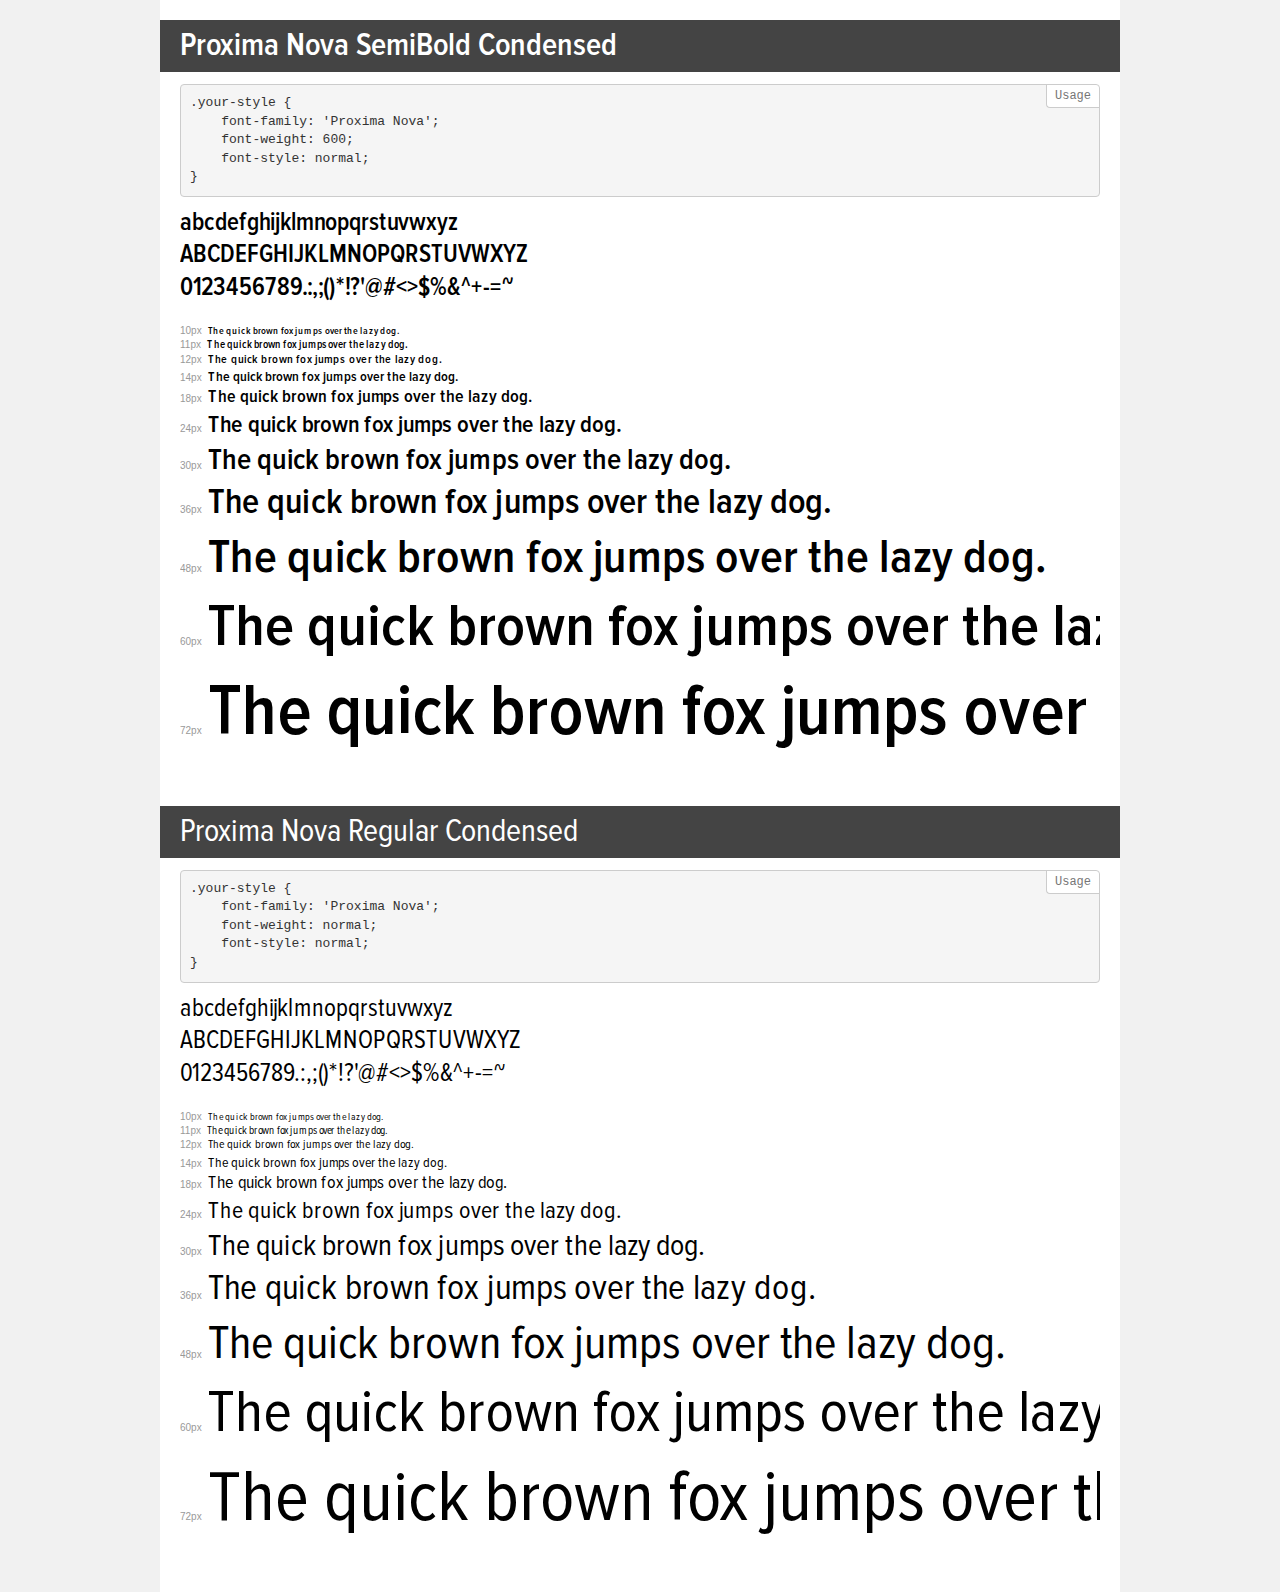
<file: fonts/demo.html>
<!DOCTYPE html>
<html>
<head>
    <meta charset="utf-8">
    <meta http-equiv="X-UA-Compatible" content="IE=edge">
    <meta name="viewport" content="width=device-width, initial-scale=1">
    <meta name="robots" content="noindex, noarchive">
    <meta name="format-detection" content="telephone=no">
    <title>Transfonter demo</title>
    <link href="stylesheet.css" rel="stylesheet">
    <style>
        /*
        http://meyerweb.com/eric/tools/css/reset/
        v2.0 | 20110126
        License: none (public domain)
        */
        html, body, div, span, applet, object, iframe,
        h1, h2, h3, h4, h5, h6, p, blockquote, pre,
        a, abbr, acronym, address, big, cite, code,
        del, dfn, em, img, ins, kbd, q, s, samp,
        small, strike, strong, sub, sup, tt, var,
        b, u, i, center,
        dl, dt, dd, ol, ul, li,
        fieldset, form, label, legend,
        table, caption, tbody, tfoot, thead, tr, th, td,
        article, aside, canvas, details, embed,
        figure, figcaption, footer, header, hgroup,
        menu, nav, output, ruby, section, summary,
        time, mark, audio, video {
            margin: 0;
            padding: 0;
            border: 0;
            font-size: 100%;
            font: inherit;
            vertical-align: baseline;
        }
        /* HTML5 display-role reset for older browsers */
        article, aside, details, figcaption, figure,
        footer, header, hgroup, menu, nav, section {
            display: block;
        }
        body {
            line-height: 1;
        }
        ol, ul {
            list-style: none;
        }
        blockquote, q {
            quotes: none;
        }
        blockquote:before, blockquote:after,
        q:before, q:after {
            content: '';
            content: none;
        }
        table {
            border-collapse: collapse;
            border-spacing: 0;
        }
        /* common styles */
        body {
            background: #f1f1f1;
            color: #000;
        }
        .page {
            background: #fff;
            width: 920px;
            margin: 0 auto;
            padding: 20px 20px 0 20px;
            overflow: hidden;
        }
        .font-container {
            overflow-x: auto;
            overflow-y: hidden;
            margin-bottom: 40px;
            line-height: 1.3;
            white-space: nowrap;
            padding-bottom: 5px;
        }
        h1 {
            position: relative;
            background: #444;
            font-size: 32px;
            color: #fff;
            padding: 10px 20px;
            margin: 0 -20px 12px -20px;
        }
        .letters {
            font-size: 25px;
            margin-bottom: 20px;
        }
        .s10:before {
            content: '10px';
        }
        .s11:before {
            content: '11px';
        }
        .s12:before {
            content: '12px';
        }
        .s14:before {
            content: '14px';
        }
        .s18:before {
            content: '18px';
        }
        .s24:before {
            content: '24px';
        }
        .s30:before {
            content: '30px';
        }
        .s36:before {
            content: '36px';
        }
        .s48:before {
            content: '48px';
        }
        .s60:before {
            content: '60px';
        }
        .s72:before {
            content: '72px';
        }
        .s10:before, .s11:before, .s12:before, .s14:before,
        .s18:before, .s24:before, .s30:before, .s36:before,
        .s48:before, .s60:before, .s72:before {
            font-family: Arial, sans-serif;
            font-size: 10px;
            font-weight: normal;
            font-style: normal;
            color: #999;
            padding-right: 6px;
        }
        pre {
            display: block;
            position: relative;
            padding: 9px;
            margin: 0 0 10px;
            font-family: Monaco, Menlo, Consolas, "Courier New", monospace !important;
            font-size: 13px;
            line-height: 1.428571429;
            color: #333;
            font-weight: normal !important;
            font-style: normal !important;
            background-color: #f5f5f5;
            border: 1px solid #ccc;
            overflow-x: auto;
            border-radius: 4px;
        }
        pre:after {
            display: block;
            position: absolute;
            right: 0;
            top: 0;
            content: 'Usage';
            line-height: 1;
            padding: 5px 8px;
            font-size: 12px;
            color: #767676;
            background-color: #fff;
            border: 1px solid #ccc;
            border-right: none;
            border-top: none;
            border-radius: 0 4px 0 4px;
            z-index: 10;
        }
        /* responsive */
        @media (max-width: 959px) {
            .page {
                width: auto;
                margin: 0;
            }
        }
    </style>
</head>
<body>
<div class="page">
    <div class="demo" style="font-family: 'Proxima Nova'; font-weight: 600; font-style: normal;">
        <h1>Proxima Nova SemiBold Condensed</h1>
        <pre>.your-style {
    font-family: 'Proxima Nova';
    font-weight: 600;
    font-style: normal;
}</pre>
        <div class="font-container">
            <p class="letters">
                abcdefghijklmnopqrstuvwxyz<br>
ABCDEFGHIJKLMNOPQRSTUVWXYZ<br>
                0123456789.:,;()*!?'@#<>$%&^+-=~
            </p>
            <p class="s10" style="font-size: 10px;">The quick brown fox jumps over the lazy dog.</p>
            <p class="s11" style="font-size: 11px;">The quick brown fox jumps over the lazy dog.</p>
            <p class="s12" style="font-size: 12px;">The quick brown fox jumps over the lazy dog.</p>
            <p class="s14" style="font-size: 14px;">The quick brown fox jumps over the lazy dog.</p>
            <p class="s18" style="font-size: 18px;">The quick brown fox jumps over the lazy dog.</p>
            <p class="s24" style="font-size: 24px;">The quick brown fox jumps over the lazy dog.</p>
            <p class="s30" style="font-size: 30px;">The quick brown fox jumps over the lazy dog.</p>
            <p class="s36" style="font-size: 36px;">The quick brown fox jumps over the lazy dog.</p>
            <p class="s48" style="font-size: 48px;">The quick brown fox jumps over the lazy dog.</p>
            <p class="s60" style="font-size: 60px;">The quick brown fox jumps over the lazy dog.</p>
            <p class="s72" style="font-size: 72px;">The quick brown fox jumps over the lazy dog.</p>
        </div>
    </div>
    <div class="demo" style="font-family: 'Proxima Nova'; font-weight: normal; font-style: normal;">
        <h1>Proxima Nova Regular Condensed</h1>
        <pre>.your-style {
    font-family: 'Proxima Nova';
    font-weight: normal;
    font-style: normal;
}</pre>
        <div class="font-container">
            <p class="letters">
                abcdefghijklmnopqrstuvwxyz<br>
ABCDEFGHIJKLMNOPQRSTUVWXYZ<br>
                0123456789.:,;()*!?'@#<>$%&^+-=~
            </p>
            <p class="s10" style="font-size: 10px;">The quick brown fox jumps over the lazy dog.</p>
            <p class="s11" style="font-size: 11px;">The quick brown fox jumps over the lazy dog.</p>
            <p class="s12" style="font-size: 12px;">The quick brown fox jumps over the lazy dog.</p>
            <p class="s14" style="font-size: 14px;">The quick brown fox jumps over the lazy dog.</p>
            <p class="s18" style="font-size: 18px;">The quick brown fox jumps over the lazy dog.</p>
            <p class="s24" style="font-size: 24px;">The quick brown fox jumps over the lazy dog.</p>
            <p class="s30" style="font-size: 30px;">The quick brown fox jumps over the lazy dog.</p>
            <p class="s36" style="font-size: 36px;">The quick brown fox jumps over the lazy dog.</p>
            <p class="s48" style="font-size: 48px;">The quick brown fox jumps over the lazy dog.</p>
            <p class="s60" style="font-size: 60px;">The quick brown fox jumps over the lazy dog.</p>
            <p class="s72" style="font-size: 72px;">The quick brown fox jumps over the lazy dog.</p>
        </div>
    </div>
</div>
</body>
</html>
</file>
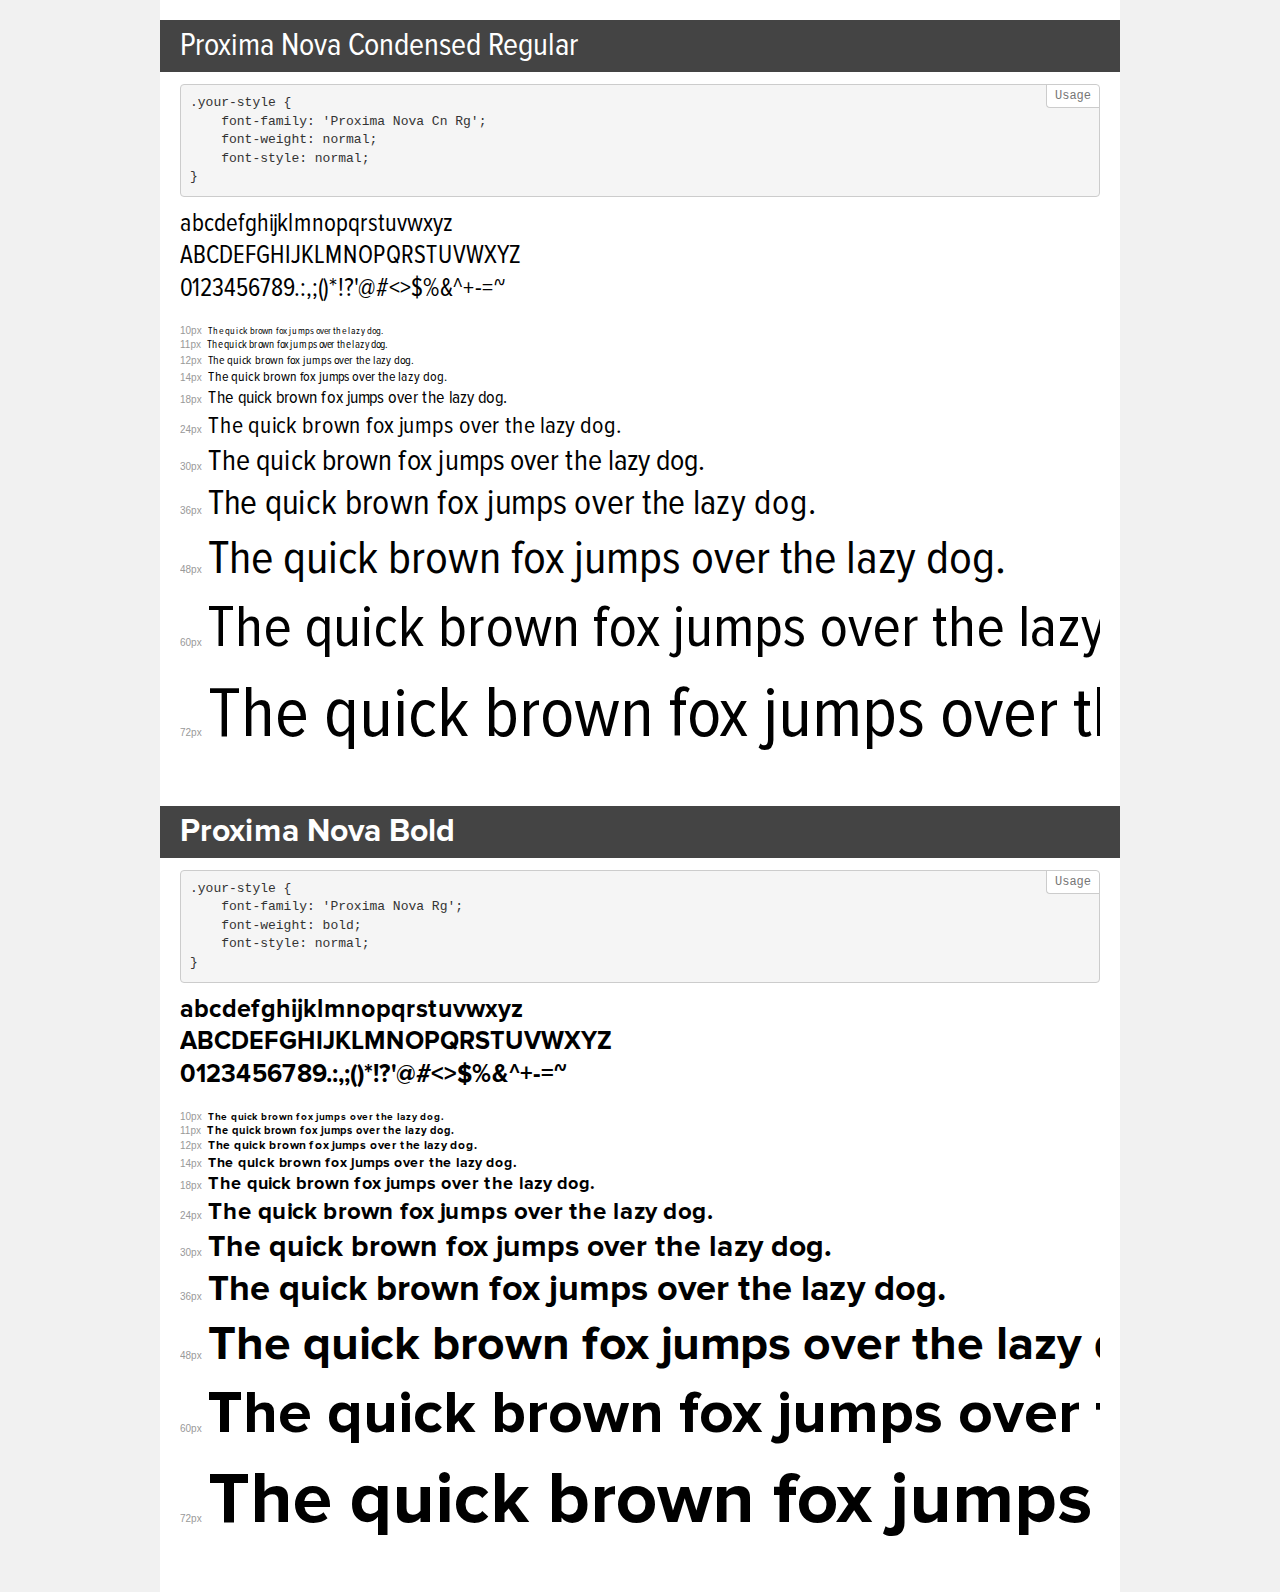
<file: js/fonts/demo.html>
<!DOCTYPE html>
<html>
<head>
    <meta charset="utf-8">
    <meta http-equiv="X-UA-Compatible" content="IE=edge">
    <meta name="viewport" content="width=device-width, initial-scale=1">
    <meta name="robots" content="noindex, noarchive">
    <meta name="format-detection" content="telephone=no">
    <title>Transfonter demo</title>
    <link href="stylesheet.css" rel="stylesheet">
    <style>
        /*
        http://meyerweb.com/eric/tools/css/reset/
        v2.0 | 20110126
        License: none (public domain)
        */
        html, body, div, span, applet, object, iframe,
        h1, h2, h3, h4, h5, h6, p, blockquote, pre,
        a, abbr, acronym, address, big, cite, code,
        del, dfn, em, img, ins, kbd, q, s, samp,
        small, strike, strong, sub, sup, tt, var,
        b, u, i, center,
        dl, dt, dd, ol, ul, li,
        fieldset, form, label, legend,
        table, caption, tbody, tfoot, thead, tr, th, td,
        article, aside, canvas, details, embed,
        figure, figcaption, footer, header, hgroup,
        menu, nav, output, ruby, section, summary,
        time, mark, audio, video {
            margin: 0;
            padding: 0;
            border: 0;
            font-size: 100%;
            font: inherit;
            vertical-align: baseline;
        }
        /* HTML5 display-role reset for older browsers */
        article, aside, details, figcaption, figure,
        footer, header, hgroup, menu, nav, section {
            display: block;
        }
        body {
            line-height: 1;
        }
        ol, ul {
            list-style: none;
        }
        blockquote, q {
            quotes: none;
        }
        blockquote:before, blockquote:after,
        q:before, q:after {
            content: '';
            content: none;
        }
        table {
            border-collapse: collapse;
            border-spacing: 0;
        }
        /* common styles */
        body {
            background: #f1f1f1;
            color: #000;
        }
        .page {
            background: #fff;
            width: 920px;
            margin: 0 auto;
            padding: 20px 20px 0 20px;
            overflow: hidden;
        }
        .font-container {
            overflow-x: auto;
            overflow-y: hidden;
            margin-bottom: 40px;
            line-height: 1.3;
            white-space: nowrap;
            padding-bottom: 5px;
        }
        h1 {
            position: relative;
            background: #444;
            font-size: 32px;
            color: #fff;
            padding: 10px 20px;
            margin: 0 -20px 12px -20px;
        }
        .letters {
            font-size: 25px;
            margin-bottom: 20px;
        }
        .s10:before {
            content: '10px';
        }
        .s11:before {
            content: '11px';
        }
        .s12:before {
            content: '12px';
        }
        .s14:before {
            content: '14px';
        }
        .s18:before {
            content: '18px';
        }
        .s24:before {
            content: '24px';
        }
        .s30:before {
            content: '30px';
        }
        .s36:before {
            content: '36px';
        }
        .s48:before {
            content: '48px';
        }
        .s60:before {
            content: '60px';
        }
        .s72:before {
            content: '72px';
        }
        .s10:before, .s11:before, .s12:before, .s14:before,
        .s18:before, .s24:before, .s30:before, .s36:before,
        .s48:before, .s60:before, .s72:before {
            font-family: Arial, sans-serif;
            font-size: 10px;
            font-weight: normal;
            font-style: normal;
            color: #999;
            padding-right: 6px;
        }
        pre {
            display: block;
            position: relative;
            padding: 9px;
            margin: 0 0 10px;
            font-family: Monaco, Menlo, Consolas, "Courier New", monospace !important;
            font-size: 13px;
            line-height: 1.428571429;
            color: #333;
            font-weight: normal !important;
            font-style: normal !important;
            background-color: #f5f5f5;
            border: 1px solid #ccc;
            overflow-x: auto;
            border-radius: 4px;
        }
        pre:after {
            display: block;
            position: absolute;
            right: 0;
            top: 0;
            content: 'Usage';
            line-height: 1;
            padding: 5px 8px;
            font-size: 12px;
            color: #767676;
            background-color: #fff;
            border: 1px solid #ccc;
            border-right: none;
            border-top: none;
            border-radius: 0 4px 0 4px;
            z-index: 10;
        }
        /* responsive */
        @media (max-width: 959px) {
            .page {
                width: auto;
                margin: 0;
            }
        }
    </style>
</head>
<body>
<div class="page">
    <div class="demo" style="font-family: 'Proxima Nova Cn Rg'; font-weight: normal; font-style: normal;">
        <h1>Proxima Nova Condensed Regular</h1>
        <pre>.your-style {
    font-family: 'Proxima Nova Cn Rg';
    font-weight: normal;
    font-style: normal;
}</pre>
        <div class="font-container">
            <p class="letters">
                abcdefghijklmnopqrstuvwxyz<br>
ABCDEFGHIJKLMNOPQRSTUVWXYZ<br>
                0123456789.:,;()*!?'@#<>$%&^+-=~
            </p>
            <p class="s10" style="font-size: 10px;">The quick brown fox jumps over the lazy dog.</p>
            <p class="s11" style="font-size: 11px;">The quick brown fox jumps over the lazy dog.</p>
            <p class="s12" style="font-size: 12px;">The quick brown fox jumps over the lazy dog.</p>
            <p class="s14" style="font-size: 14px;">The quick brown fox jumps over the lazy dog.</p>
            <p class="s18" style="font-size: 18px;">The quick brown fox jumps over the lazy dog.</p>
            <p class="s24" style="font-size: 24px;">The quick brown fox jumps over the lazy dog.</p>
            <p class="s30" style="font-size: 30px;">The quick brown fox jumps over the lazy dog.</p>
            <p class="s36" style="font-size: 36px;">The quick brown fox jumps over the lazy dog.</p>
            <p class="s48" style="font-size: 48px;">The quick brown fox jumps over the lazy dog.</p>
            <p class="s60" style="font-size: 60px;">The quick brown fox jumps over the lazy dog.</p>
            <p class="s72" style="font-size: 72px;">The quick brown fox jumps over the lazy dog.</p>
        </div>
    </div>
    <div class="demo" style="font-family: 'Proxima Nova Rg'; font-weight: bold; font-style: normal;">
        <h1>Proxima Nova Bold</h1>
        <pre>.your-style {
    font-family: 'Proxima Nova Rg';
    font-weight: bold;
    font-style: normal;
}</pre>
        <div class="font-container">
            <p class="letters">
                abcdefghijklmnopqrstuvwxyz<br>
ABCDEFGHIJKLMNOPQRSTUVWXYZ<br>
                0123456789.:,;()*!?'@#<>$%&^+-=~
            </p>
            <p class="s10" style="font-size: 10px;">The quick brown fox jumps over the lazy dog.</p>
            <p class="s11" style="font-size: 11px;">The quick brown fox jumps over the lazy dog.</p>
            <p class="s12" style="font-size: 12px;">The quick brown fox jumps over the lazy dog.</p>
            <p class="s14" style="font-size: 14px;">The quick brown fox jumps over the lazy dog.</p>
            <p class="s18" style="font-size: 18px;">The quick brown fox jumps over the lazy dog.</p>
            <p class="s24" style="font-size: 24px;">The quick brown fox jumps over the lazy dog.</p>
            <p class="s30" style="font-size: 30px;">The quick brown fox jumps over the lazy dog.</p>
            <p class="s36" style="font-size: 36px;">The quick brown fox jumps over the lazy dog.</p>
            <p class="s48" style="font-size: 48px;">The quick brown fox jumps over the lazy dog.</p>
            <p class="s60" style="font-size: 60px;">The quick brown fox jumps over the lazy dog.</p>
            <p class="s72" style="font-size: 72px;">The quick brown fox jumps over the lazy dog.</p>
        </div>
    </div>
</div>
</body>
</html>
</file>
<file: fonts/stylesheet.css>
@font-face {
    font-family: 'Proxima Nova';
    src: url('ProximaNova-SemiBoldCondensed.eot');
    src: url('ProximaNova-SemiBoldCondensed.eot?#iefix') format('embedded-opentype'),
        url('ProximaNova-SemiBoldCondensed.woff2') format('woff2'),
        url('ProximaNova-SemiBoldCondensed.woff') format('woff'),
        url('ProximaNova-SemiBoldCondensed.ttf') format('truetype'),
        url('ProximaNova-SemiBoldCondensed.svg#ProximaNova-SemiBoldCondensed') format('svg');
    font-weight: 600;
    font-style: normal;
}

@font-face {
    font-family: 'Proxima Nova';
    src: url('ProximaNova-RegularCondensed.eot');
    src: url('ProximaNova-RegularCondensed.eot?#iefix') format('embedded-opentype'),
        url('ProximaNova-RegularCondensed.woff2') format('woff2'),
        url('ProximaNova-RegularCondensed.woff') format('woff'),
        url('ProximaNova-RegularCondensed.ttf') format('truetype'),
        url('ProximaNova-RegularCondensed.svg#ProximaNova-RegularCondensed') format('svg');
    font-weight: normal;
    font-style: normal;
}
</file>
<file: js/fonts/stylesheet.css>
@font-face {
    font-family: 'Proxima Nova Cn Rg';
    src: url('ProximaNovaCond-Regular.woff2') format('woff2'),
        url('ProximaNovaCond-Regular.woff') format('woff');
    font-weight: normal;
    font-style: normal;
}

@font-face {
    font-family: 'Proxima Nova Rg';
    src: url('ProximaNova-Bold.woff2') format('woff2'),
        url('ProximaNova-Bold.woff') format('woff');
    font-weight: bold;
    font-style: normal;
}
</file>
